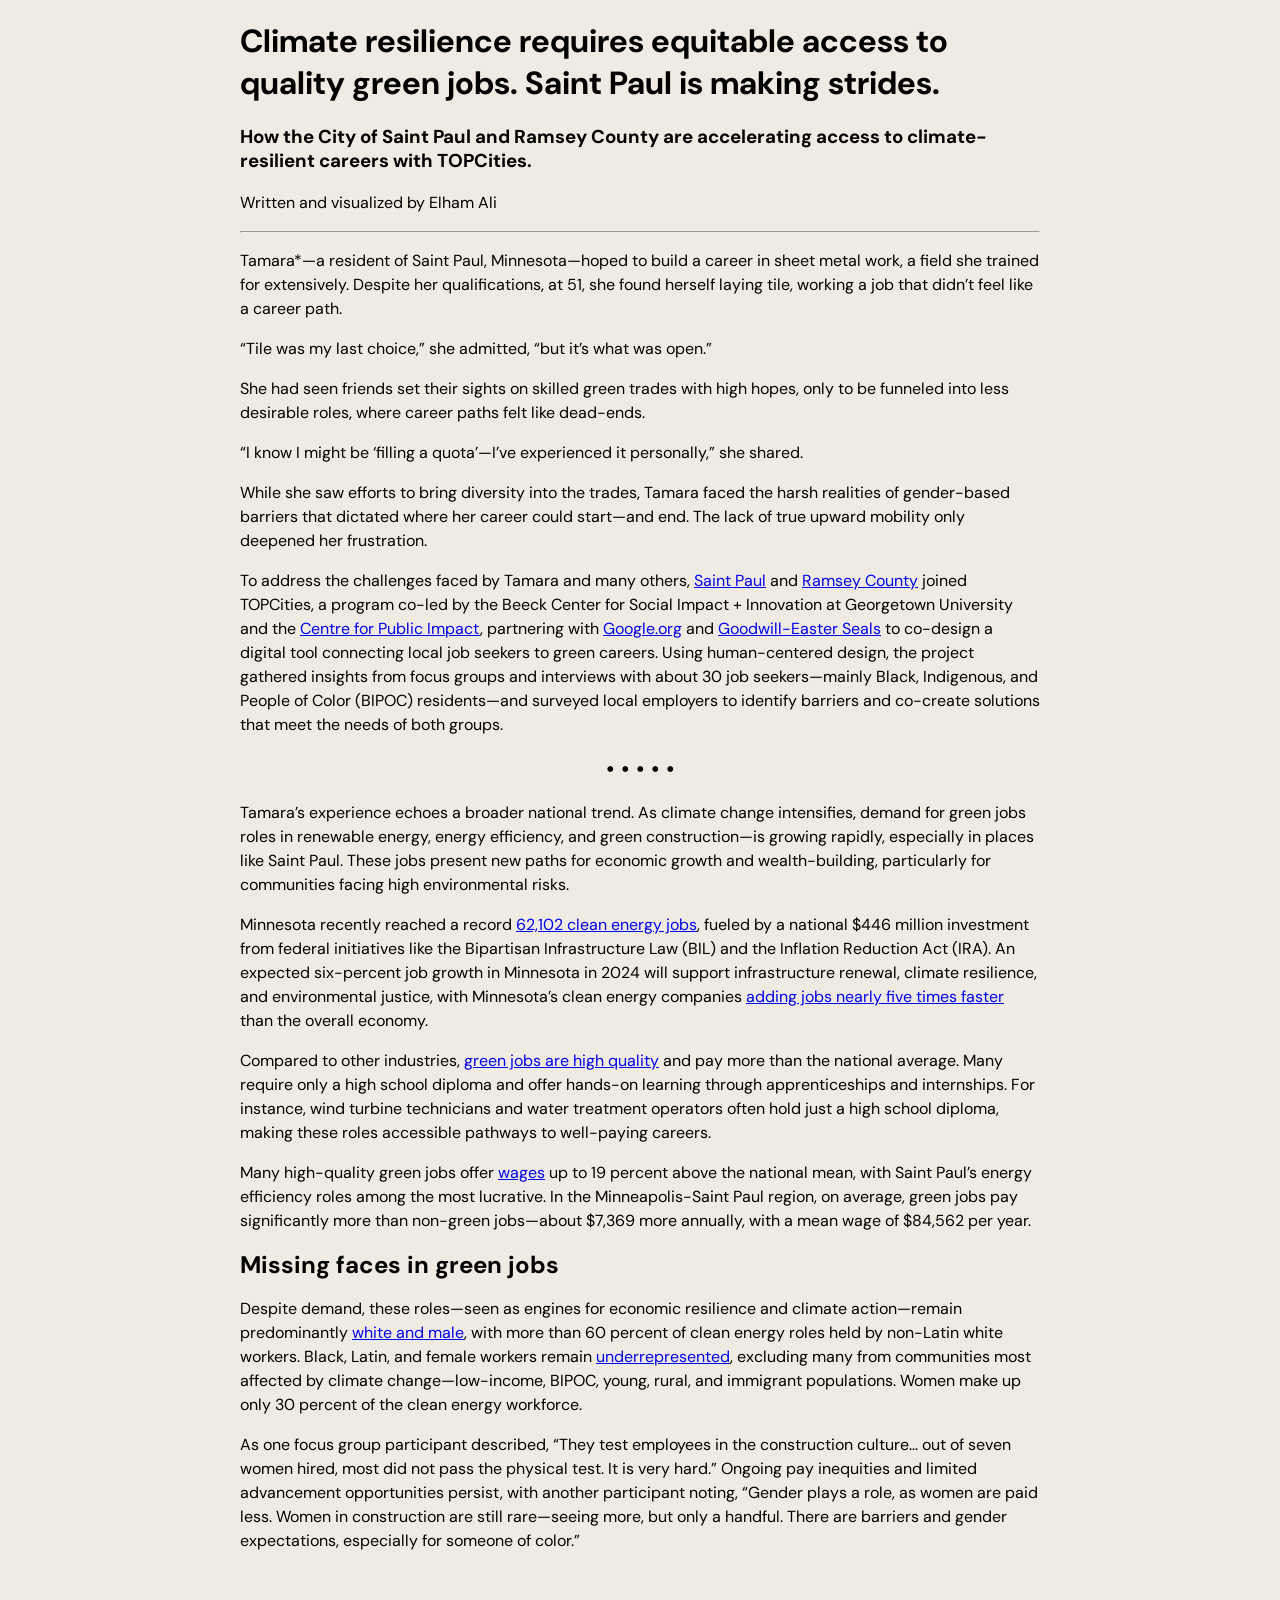
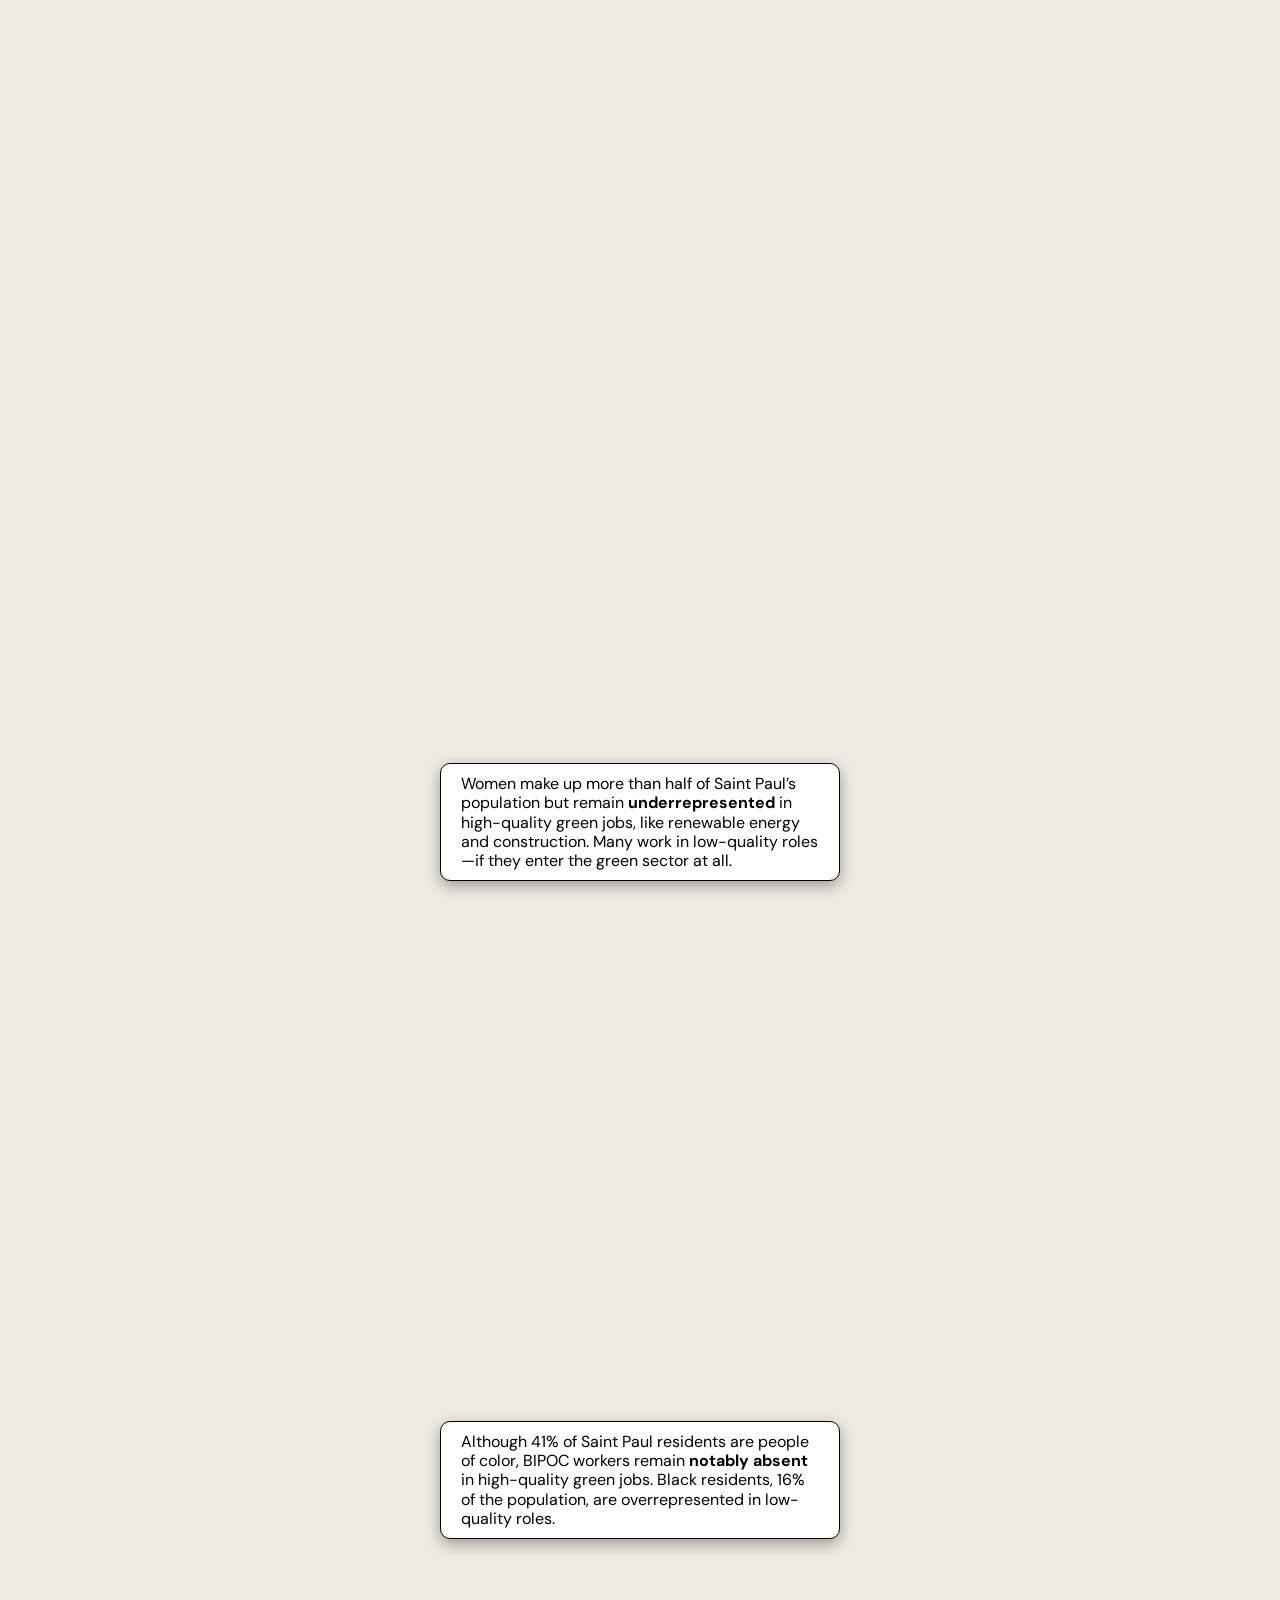
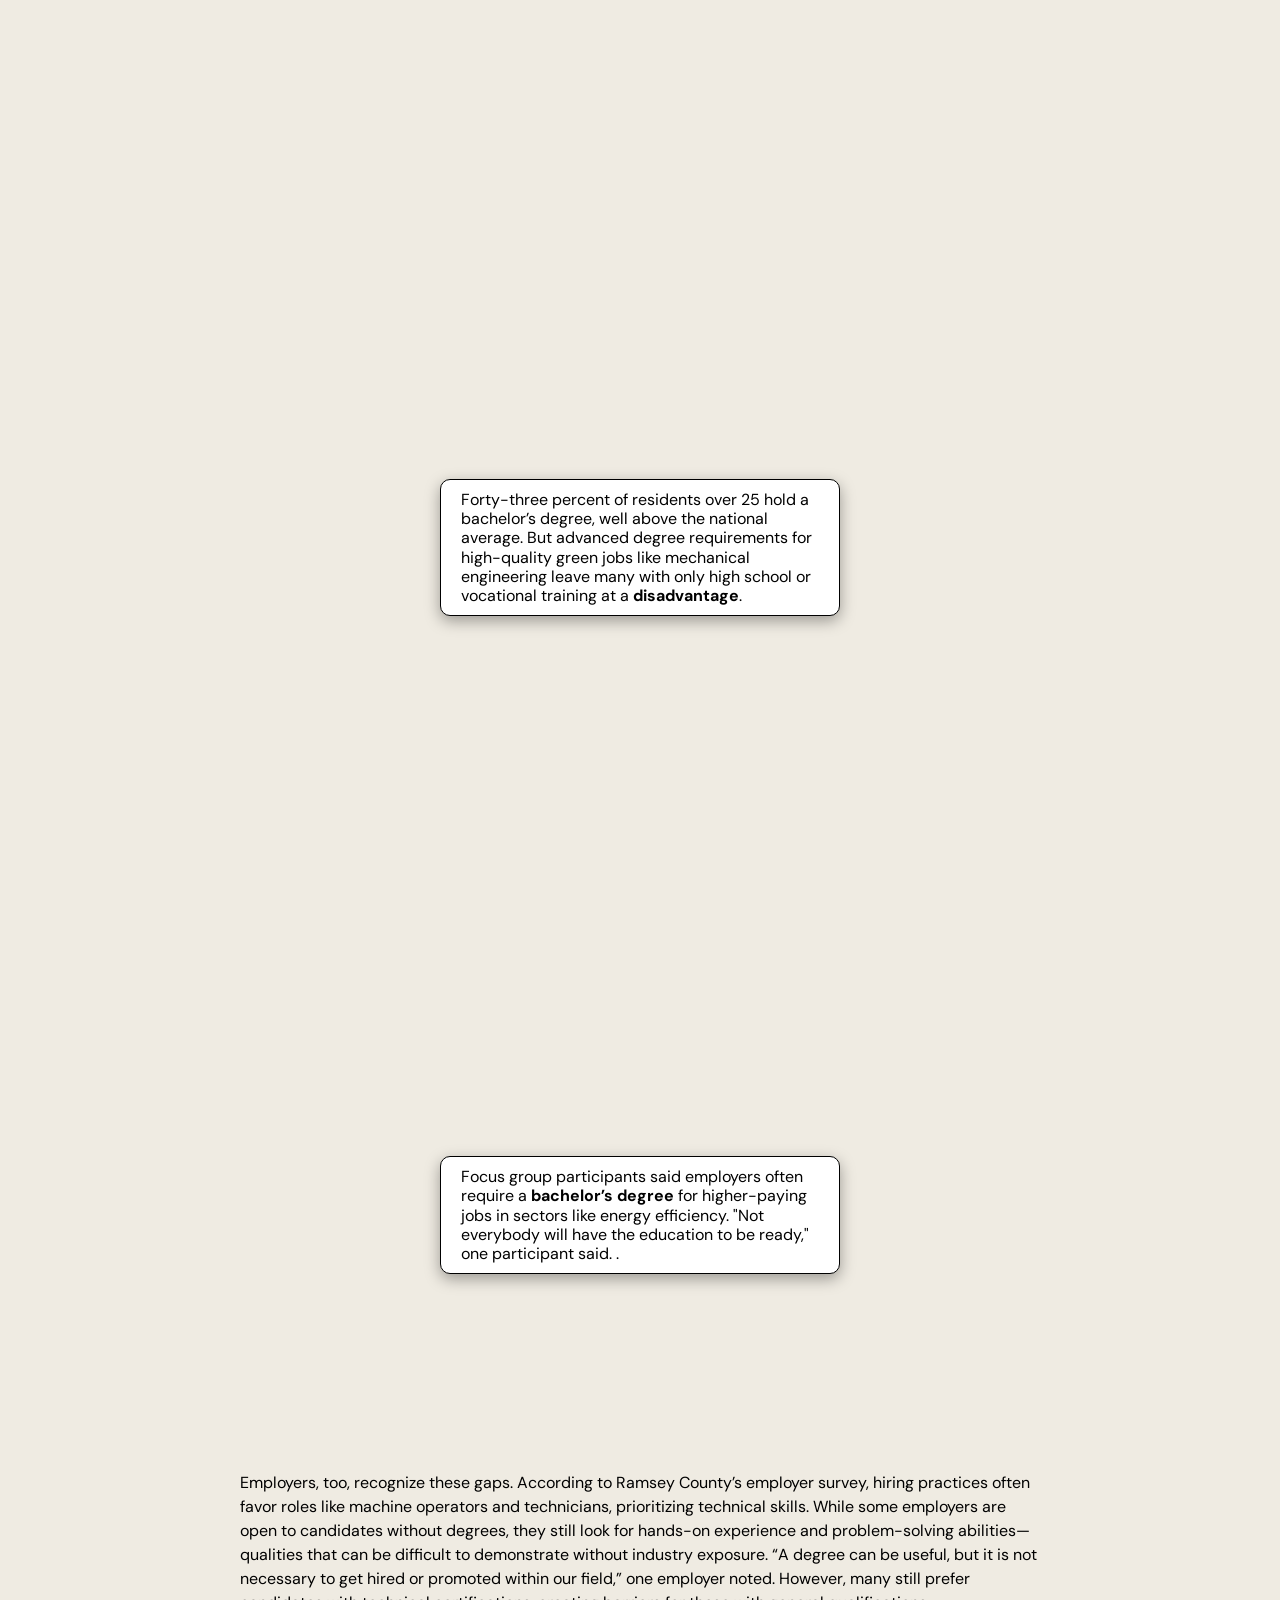
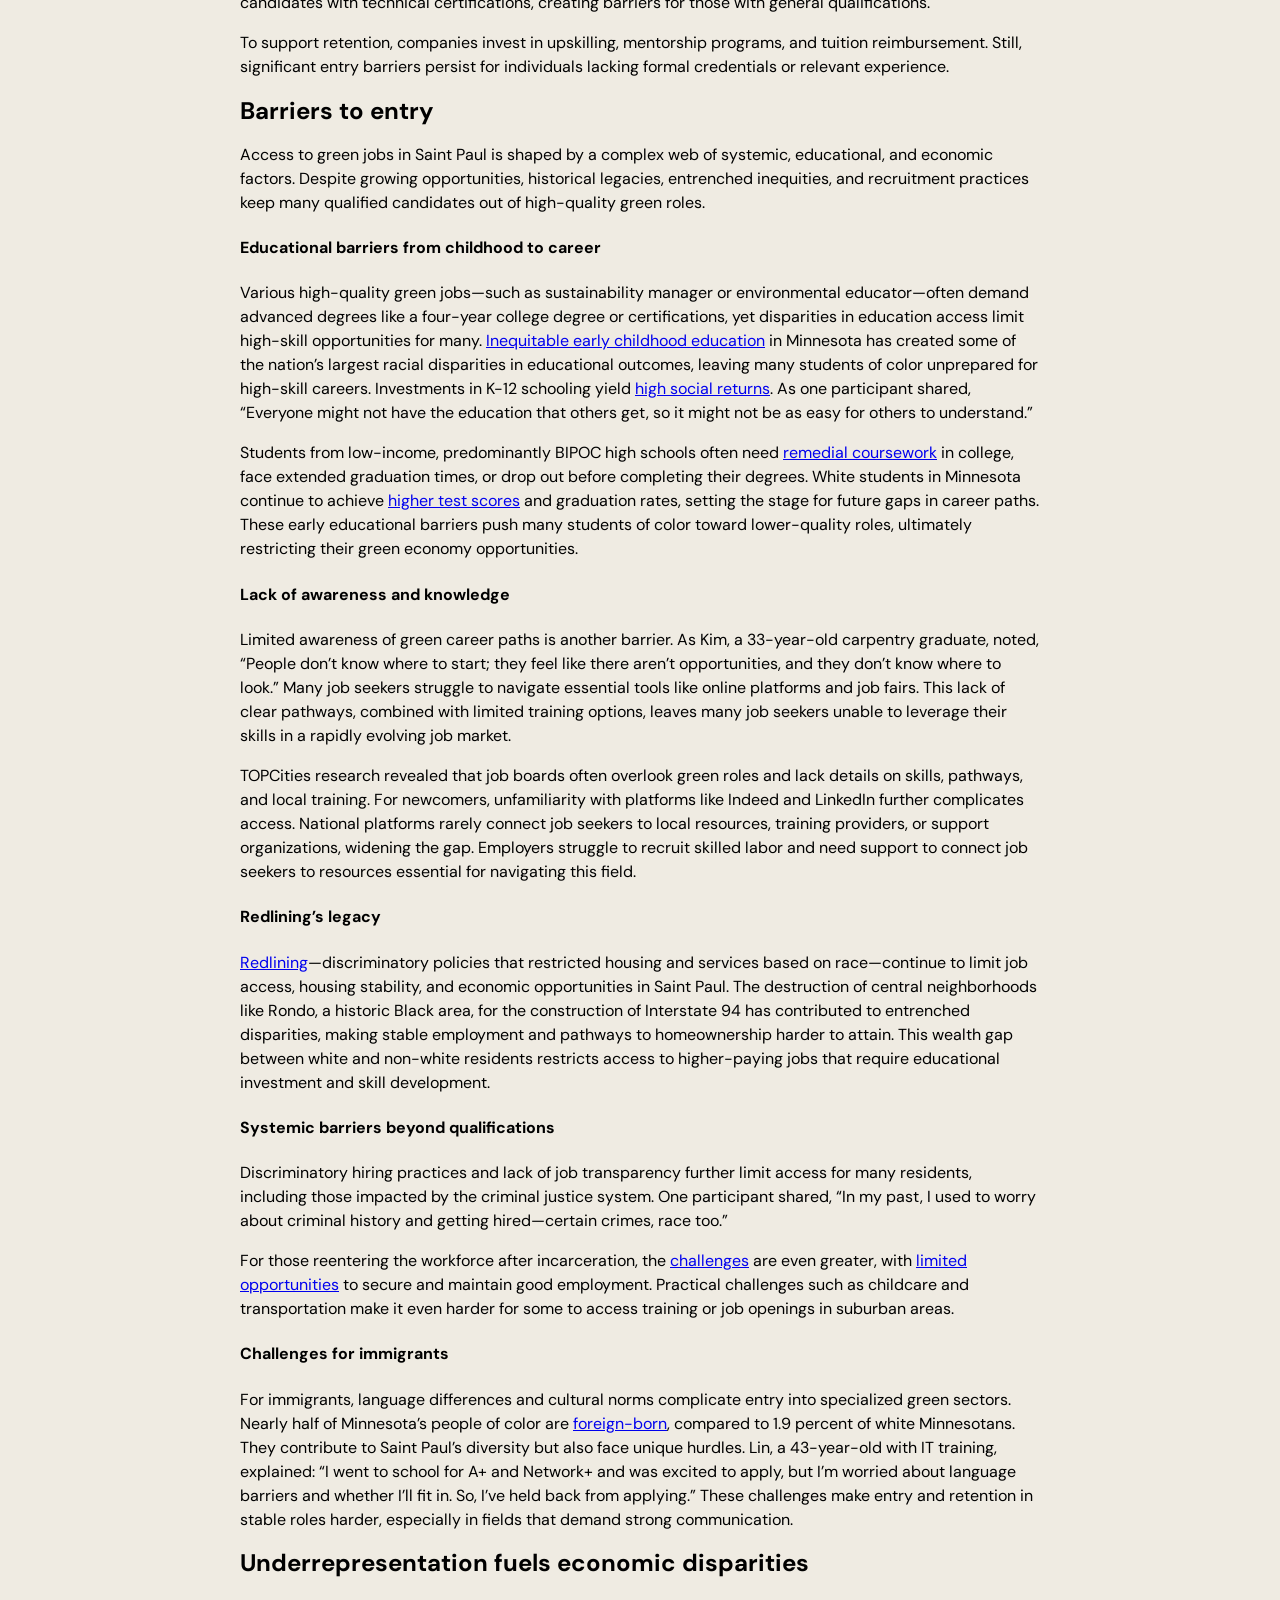
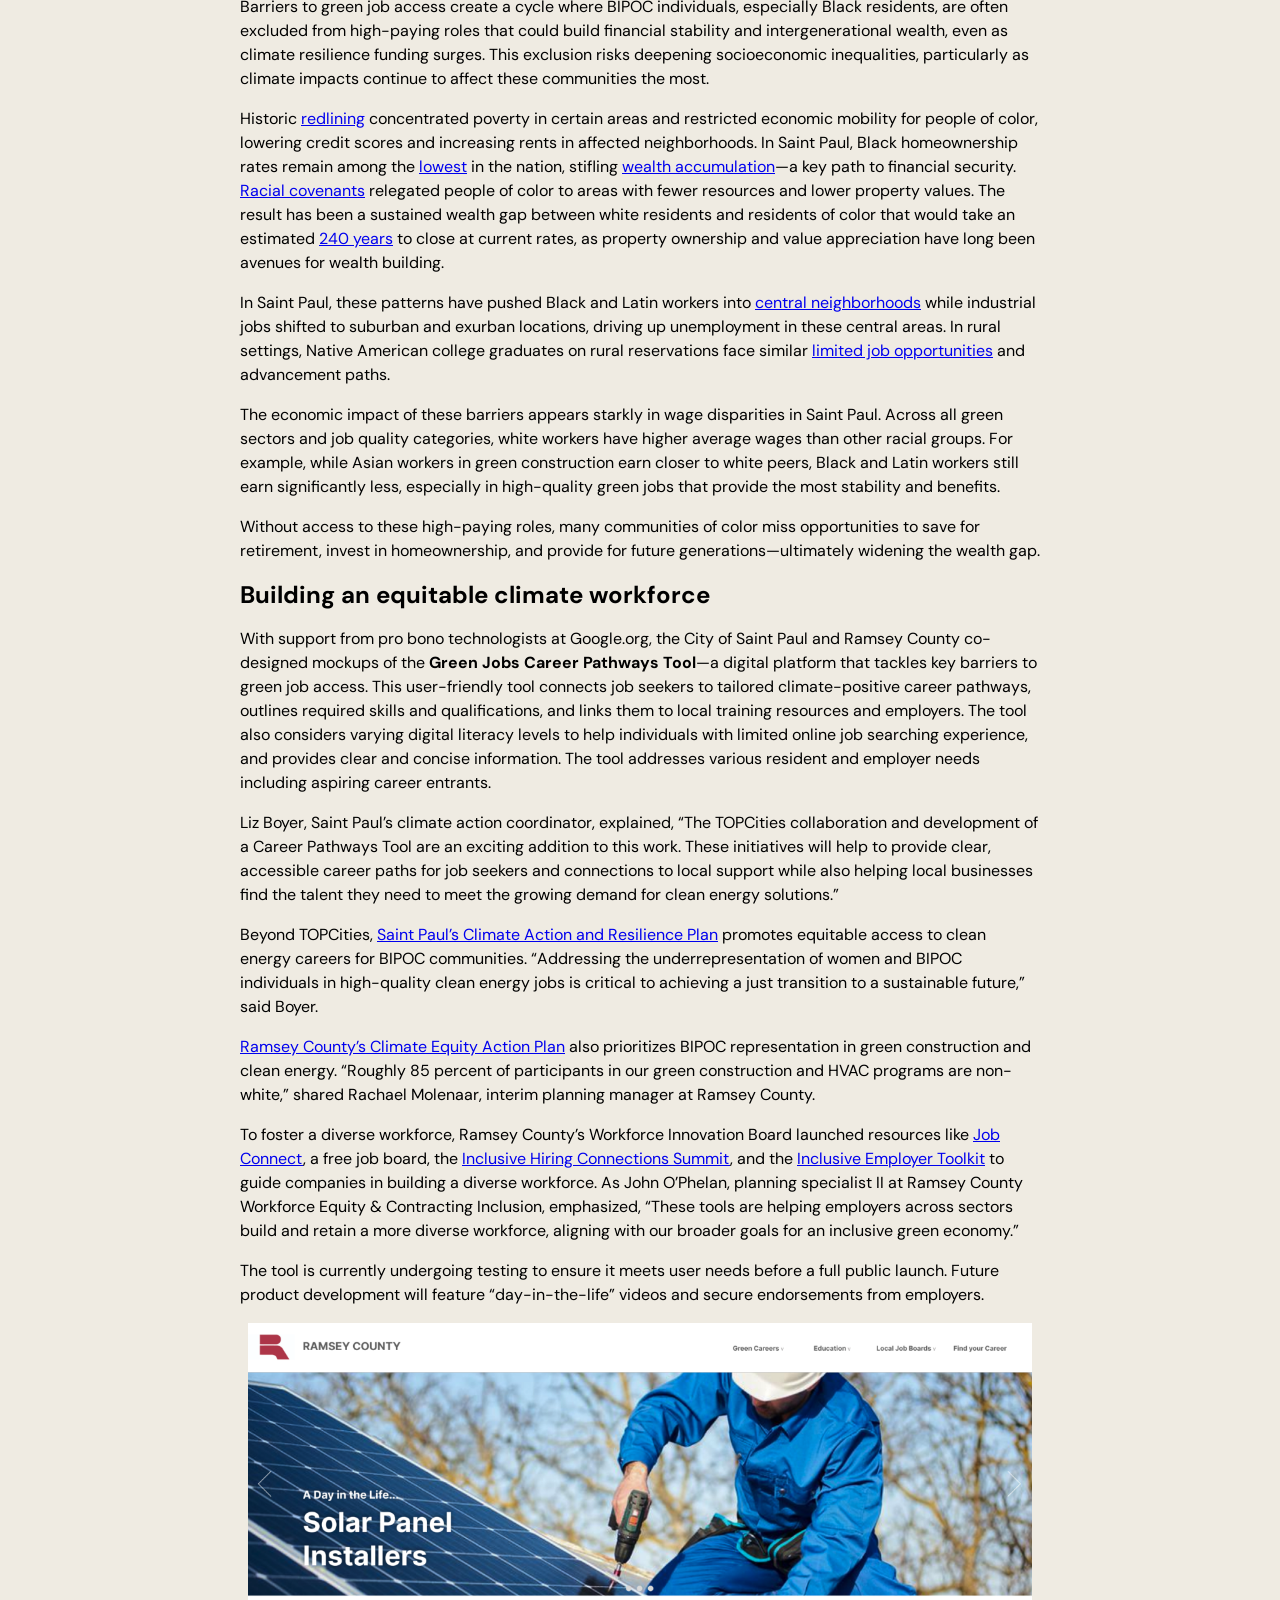
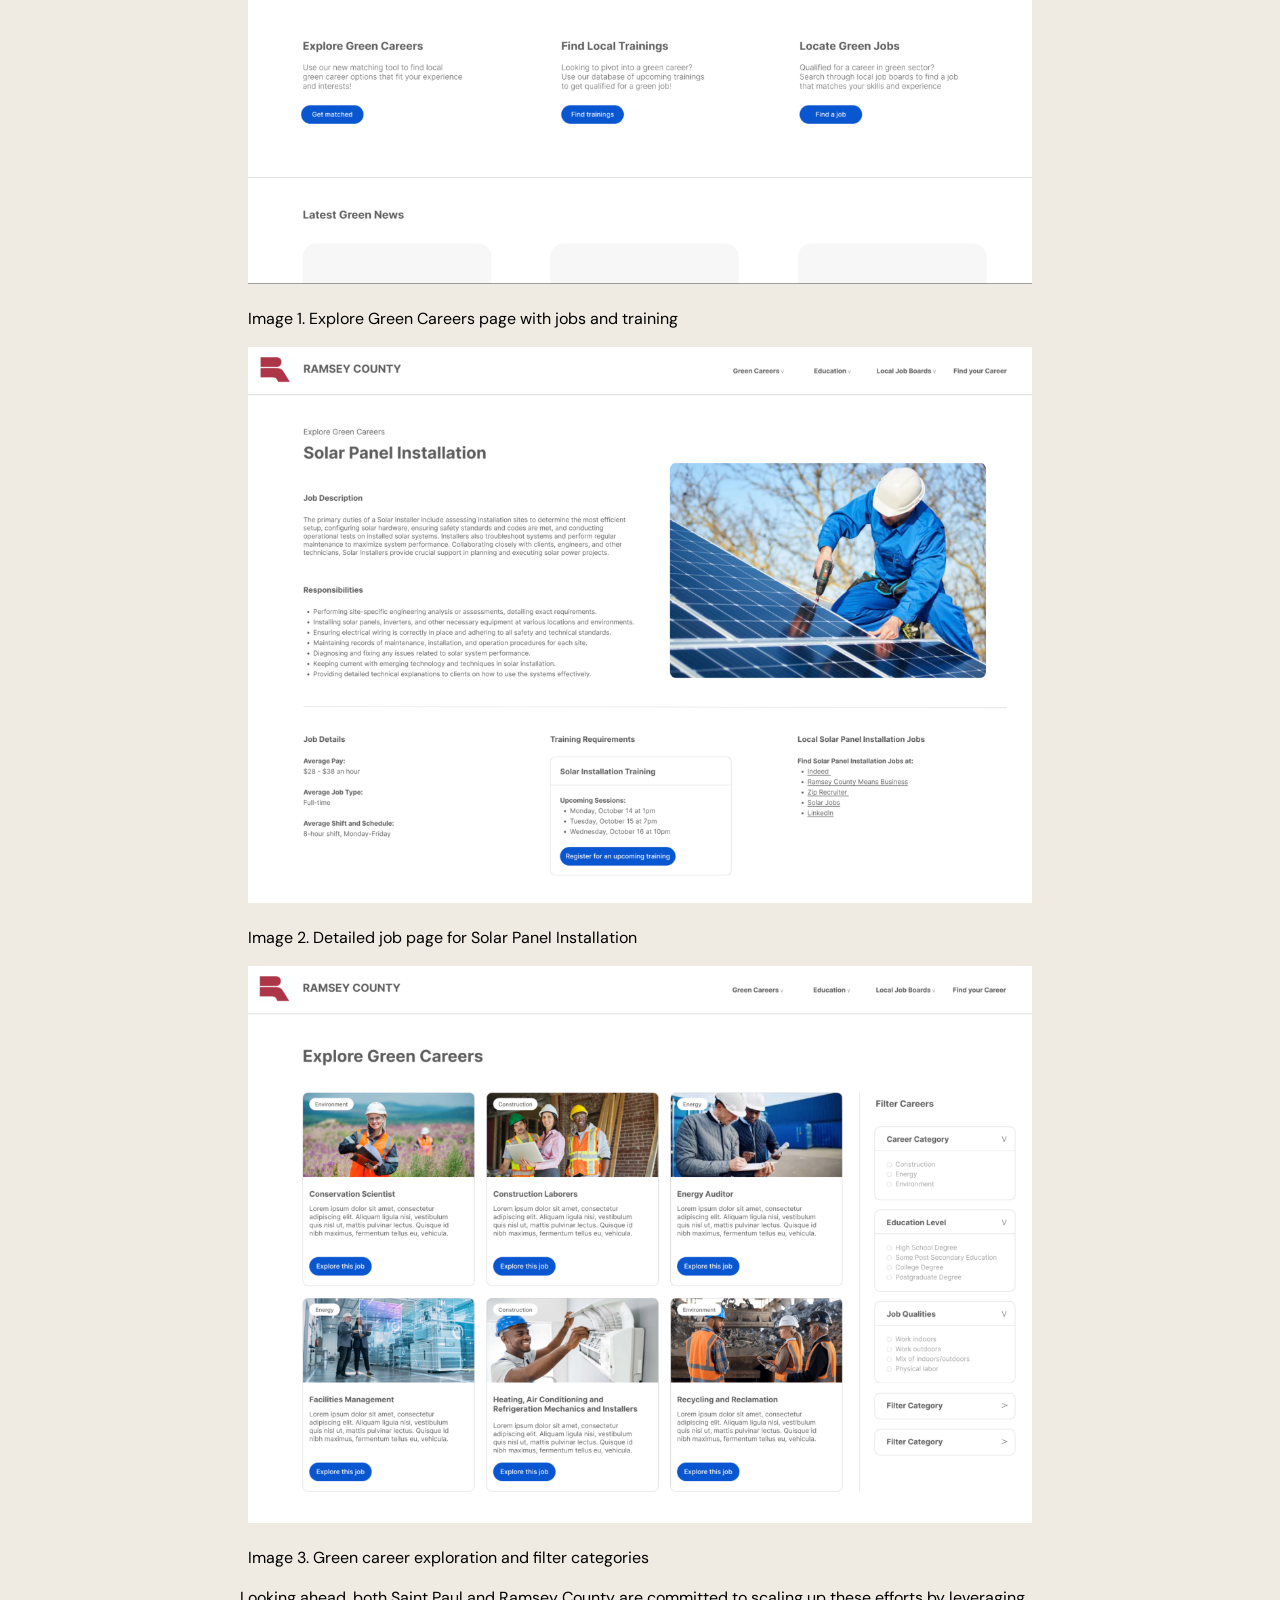
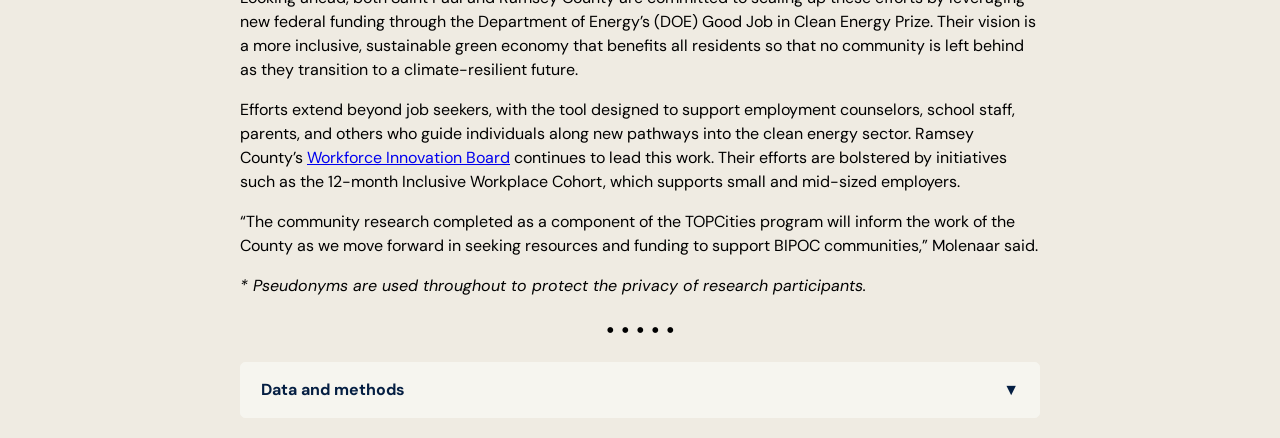
<file: index.html>
<!doctype html>
<html>
	<head>
		<meta charset="utf-8">
		<meta name="viewport" content="width=device-width, initial-scale=1">
		<title>TOPC Saint Paul Data Story</title>

    <!-- Typeface: DM Sans (headings + body) -->
    	<link href="https://fonts.googleapis.com/css2?family=DM+Sans:ital,wght@0,400;0,700;1,400&display=swap" rel="stylesheet">

		<style type="text/css">
      /* Base layout + typography */
			* { box-sizing: border-box; }
			body { margin: 0; background: #efebe2; color: #000000; font-family: 'DM Sans', serif; }
			#wrapper { width: 800px; max-width: 98%; margin: auto; line-height: 1.5em; }
			
			h1 {
				font-size: 2em;
				line-height: 1.3;
				margin-bottom: 20px;
			}
			
      /* Accordion: container and parts */
			.accordion-container {
				border: 1px solid #f6f5ef;
				background-color: #f6f5ef;
				border-radius: 5px;
				margin: 20px 0;
			}
		
			.accordion-header {
				padding: 15px 20px;
				cursor: pointer;
				display: flex;
				align-items: center;
				justify-content: space-between;
				font-size: 1em;
				font-weight: bold;
				color: #041e42; /* Updated color */
			}
		
			.accordion-header:hover {
				background-color: #f0efeb;
			}
		
			.accordion-arrow {
				transition: transform 0.3s ease;
				color: #041e42; /* Updated color */
			}
		
			.accordion-arrow.open {
				transform: rotate(180deg);
			}
		
			.panel {
				padding: 15px 20px;
				background-color: #ffffff;
				display: none;
				border-top: 1px solid #f6f5ef;
				font-size: 0.9em;
				color: #333;
			}
		
			.panel p, .panel ul {
				font-size: 0.8em;
				color: #333;
			}
		</style>
		
		<!-- Scrollytelling card styles (separate file) -->
    <link rel="stylesheet" href="scrolly-boxes.css">
	</head>
	
	<body>
		<div id="wrapper">
			<h1>Climate resilience requires equitable access to quality green jobs. Saint Paul is making strides.</h1>
			<h3>How the City of Saint Paul and Ramsey County are accelerating access to climate-resilient careers with TOPCities.</h3>
			<p>Written and visualized by Elham Ali</p>

			<hr>

			<!-- Lead Section -->
			<p>Tamara*—a resident of Saint Paul, Minnesota—hoped to build a career in sheet metal work, a field she trained for extensively. Despite her qualifications, at 51, she found herself laying tile, working a job that didn’t feel like a career path.</p>
			<p>“Tile was my last choice,” she admitted, “but it’s what was open.”</p>
			<p>She had seen friends set their sights on skilled green trades with high hopes, only to be funneled into less desirable roles, where career paths felt like dead-ends.</p>
			<p>“I know I might be ‘filling a quota’—I’ve experienced it personally,” she shared.</p>
			<p>While she saw efforts to bring diversity into the trades, Tamara faced the harsh realities of gender-based barriers that dictated where her career could start—and end. The lack of true upward mobility only deepened her frustration.</p>
			<p>To address the challenges faced by Tamara and many others, <a href="https://www.stpaul.gov/" target="_blank" rel="noopener">Saint Paul</a> and <a href="https://www.ramseycounty.us/" target="_blank" rel="noopener">Ramsey County</a> joined TOPCities, a program co-led by the Beeck Center for Social Impact + Innovation at Georgetown University and the <a href="https://centreforpublicimpact.org/" target="_blank" rel="noopener">Centre for Public Impact</a>, partnering with <a href="http://Google.org" target="_blank" rel="noopener">Google.org</a> and <a href="https://www.goodwilleasterseals.org/" target="_blank" rel="noopener">Goodwill-Easter Seals</a> to co-design a digital tool connecting local job seekers to green careers. Using human-centered design, the project gathered insights from focus groups and interviews with about 30 job seekers—mainly Black, Indigenous, and People of Color (BIPOC) residents—and surveyed local employers to identify barriers and co-create solutions that meet the needs of both groups.</p>
			
			<div style="text-align: center; font-size: 1.5em; margin: 20px 0;">
				&#8226; &#8226; &#8226; &#8226; &#8226;
			</div>

			<!-- Context + Issue Section -->
			<p>Tamara’s experience echoes a broader national trend. As climate change intensifies, demand for green jobs roles in renewable energy, energy efficiency, and green construction—is growing rapidly, especially in places like Saint Paul. These jobs present new paths for economic growth and wealth-building, particularly for communities facing high environmental risks.</p>

			<div class="flourish-embed" data-src="story/2639945">
				<script src="https://public.flourish.studio/resources/embed.js"></script>
				<noscript><img src="https://public.flourish.studio/story/2639945/thumbnail" width="100%" alt="Quality of green jobs visualization" /></noscript>
			</div>
			
			<p>Minnesota recently reached a record <a href="https://www.cleanenergyeconomymn.org/clean-jobs-midwest-2024" target="_blank" rel="noopener">62,102 clean energy jobs</a>, fueled by a national $446 million investment from federal initiatives like the Bipartisan Infrastructure Law (BIL) and the Inflation Reduction Act (IRA). An expected six-percent job growth in Minnesota in 2024 will support infrastructure renewal, climate resilience, and environmental justice, with Minnesota’s clean energy companies <a href="https://www.cleanenergyeconomymn.org/clean-jobs-midwest-2024" target="_blank" rel="noopener">adding jobs nearly five times faster</a> than the overall economy.</p>
			<p>Compared to other industries, <a href="https://www.brookings.edu/wp-content/uploads/2019/04/2019.04_metro_Clean-Energy-Jobs_Report_Muro-Tomer-Shivaran-Kane_updated.pdf" target="_blank" rel="noopener">green jobs are high quality</a> and pay more than the national average. Many require only a high school diploma and offer hands-on learning through apprenticeships and internships. For instance, wind turbine technicians and water treatment operators often hold just a high school diploma, making these roles accessible pathways to well-paying careers.</p>
			<p>Many high-quality green jobs offer <a href="https://www.brookings.edu/articles/why-green-jobs-plans-matter-and-where-u-s-cities-stand-in-implementing-them/" target="_blank" rel="noopener">wages</a> up to 19 percent above the national mean, with Saint Paul’s energy efficiency roles among the most lucrative. In the Minneapolis-Saint Paul region, on average, green jobs pay significantly more than non-green jobs—about $7,369 more annually, with a mean wage of $84,562 per year.</p>
			
			<div class="flourish-embed flourish-chart" data-src="visualisation/19675971">
				<script src="https://public.flourish.studio/resources/embed.js"></script>
				<noscript><img src="https://public.flourish.studio/visualisation/19675971/thumbnail" width="100%" alt="Wages in Minneapolis-St. Paul metro region vs nationally" /></noscript>
			</div>
						
			<!-- Missing Faces in Green Jobs Section -->
			<h2>Missing faces in green jobs</h2>

			<p>Despite demand, these roles—seen as engines for economic resilience and climate action—remain predominantly <a href="https://www.jff.org/promoting-equity-and-opportunity-green-careers/" target="_blank" rel="noopener">white and male</a>, with more than 60 percent of clean energy roles held by non-Latin white workers. Black, Latin, and female workers remain <a href="https://e2.org/wp-content/uploads/2021/09/E2-ASE-AABE-EEFA-BOSS-Diversity-Report-2021.pdf" target="_blank" rel="noopener">underrepresented</a>, excluding many from communities most affected by climate change—low-income, BIPOC, young, rural, and immigrant populations. Women make up only 30 percent of the clean energy workforce.</p>
			<p>As one focus group participant described, “They test employees in the construction culture… out of seven women hired, most did not pass the physical test. It is very hard.” Ongoing pay inequities and limited advancement opportunities persist, with another participant noting, “Gender plays a role, as women are paid less. Women in construction are still rare—seeing more, but only a handful. There are barriers and gender expectations, especially for someone of color.”</p>

						<!-- Start of Scrollytelling section -->
						<div class="figure-container">
							<figure>
								<div id="green-jobs-story" class="flourish-embed" data-height="80vh" data-src="story/2682595">
									<script src="https://public.flourish.studio/resources/embed.js"></script>
								</div>
							</figure>
						</div>			

						<!-- Gender -->
						<p>Women make up more than half of Saint Paul’s population but remain <a href="#story/2682595/slide-1">underrepresented</a> in high-quality green jobs, like renewable energy and construction. Many work in low-quality roles—if they enter the green sector at all.</p>						<!-- Race -->
						<!-- Race -->
						<p>Although 41% of Saint Paul residents are people of color, BIPOC workers remain <a href="#story/2682595/slide-2">notably absent</a> in high-quality green jobs. Black residents, 16% of the population, are overrepresented in low-quality roles.</p>
						<!-- Education -->
						<p>Forty-three percent of residents over 25 hold a bachelor’s degree, well above the national average. But advanced degree requirements for high-quality green jobs like mechanical engineering leave many with only high school or vocational training at a <a href="#story/2682595/slide-3">disadvantage</a>.</p>
						<p>Focus group participants said employers often require a <a href="#story/2682595/slide-3">bachelor’s degree</a> for higher-paying jobs in sectors like energy efficiency. "Not everybody will have the education to be ready," one participant said. .</p>
			
						<!-- End of Scrollytelling section -->

			<p>Employers, too, recognize these gaps. According to Ramsey County’s employer survey, hiring practices often favor roles like machine operators and technicians, prioritizing technical skills. While some employers are open to candidates without degrees, they still look for hands-on experience and problem-solving abilities—qualities that can be difficult to demonstrate without industry exposure. “A degree can be useful, but it is not necessary to get hired or promoted within our field,” one employer noted. However, many still prefer candidates with technical certifications, creating barriers for those with general qualifications.</p>
			<p>To support retention, companies invest in upskilling, mentorship programs, and tuition reimbursement. Still, significant entry barriers persist for individuals lacking formal credentials or relevant experience.</p>
			
			<!-- Barriers to Entry Section -->
			<h2>Barriers to entry</h2>
			<p>Access to green jobs in Saint Paul is shaped by a complex web of systemic, educational, and economic factors. Despite growing opportunities, historical legacies, entrenched inequities, and recruitment practices keep many qualified candidates out of high-quality green roles.</p>

			<h4>Educational barriers from childhood to career</h4>
			<p>Various high-quality green jobs—such as sustainability manager or environmental educator—often demand advanced degrees like a four-year college degree or certifications, yet disparities in education access limit high-skill opportunities for many. <a href="https://childrensdefense.org/cdf-in-the-states/minnesota/" target="_blank" rel="noopener">Inequitable early childhood education</a> in Minnesota has created some of the nation’s largest racial disparities in educational outcomes, leaving many students of color unprepared for high-skill careers. Investments in K-12 schooling yield <a href="https://www.cdf-mn.org/wp-content/uploads/sites/5/2018/07/evaluating-early-childhood.pdf" target="_blank" rel="noopener">high social returns</a>. As one participant shared, “Everyone might not have the education that others get, so it might not be as easy for others to understand.”</p>
			<p>Students from low-income, predominantly BIPOC high schools often need <a href="https://mn.gov/deed/newscenter/publications/trends/march-2018/college-value.jsp" target="_blank" rel="noopener">remedial coursework</a> in college, face extended graduation times, or drop out before completing their degrees. White students in Minnesota continue to achieve <a href="https://www.minneapolisfed.org/article/2003/early-childhood-development-economic-development-with-a-high-public-return" target="_blank" rel="noopener">higher test scores</a> and graduation rates, setting the stage for future gaps in career paths. These early educational barriers push many students of color toward lower-quality roles, ultimately restricting their green economy opportunities.</p>
			
			<h4>Lack of awareness and knowledge</h4>
			<p>Limited awareness of green career paths is another barrier. As Kim, a 33-year-old carpentry graduate, noted, “People don’t know where to start; they feel like there aren’t opportunities, and they don’t know where to look.” Many job seekers struggle to navigate essential tools like online platforms and job fairs. This lack of clear pathways, combined with limited training options, leaves many job seekers unable to leverage their skills in a rapidly evolving job market.</p>
			<p>TOPCities research revealed that job boards often overlook green roles and lack details on skills, pathways, and local training. For newcomers, unfamiliarity with platforms like Indeed and LinkedIn further complicates access. National platforms rarely connect job seekers to local resources, training providers, or support organizations, widening the gap. Employers struggle to recruit skilled labor and need support to connect job seekers to resources essential for navigating this field.</p>
			
			<h4>Redlining’s legacy</h4>
			<p><a href="https://interfaithaction.org/wp-content/uploads/2019/10/Redlining.pdf" target="_blank" rel="noopener">Redlining</a>—discriminatory policies that restricted housing and services based on race—continue to limit job access, housing stability, and economic opportunities in Saint Paul. The destruction of central neighborhoods like Rondo, a historic Black area, for the construction of Interstate 94 has contributed to entrenched disparities, making stable employment and pathways to homeownership harder to attain. This wealth gap between white and non-white residents restricts access to higher-paying jobs that require educational investment and skill development.</p>
			
			<h4>Systemic barriers beyond qualifications</h4>
			<p>Discriminatory hiring practices and lack of job transparency further limit access for many residents, including those impacted by the criminal justice system. One participant shared, “In my past, I used to worry about criminal history and getting hired—certain crimes, race too.”</p>
			<p>For those reentering the workforce after incarceration, the <a href="https://justicelab.columbia.edu/sites/default/files/content/laborinequity.pdf" target="_blank" rel="noopener">challenges</a> are even greater, with <a href="https://www.irp.wisc.edu/publications/focus/pdfs/foc252d.pdf" target="_blank" rel="noopener">limited opportunities</a> to secure and maintain good employment. Practical challenges such as childcare and transportation make it even harder for some to access training or job openings in suburban areas.</p>
			
			<h4>Challenges for immigrants</h4>
			<p>For immigrants, language differences and cultural norms complicate entry into specialized green sectors. Nearly half of Minnesota’s people of color are <a href="https://sahanjournal.com/opinion/immigrants-built-minnesotas-economy-and-culture-they-still-do/" target="_blank" rel="noopener">foreign-born</a>, compared to 1.9 percent of white Minnesotans. They contribute to Saint Paul’s diversity but also face unique hurdles. Lin, a 43-year-old with IT training, explained: “I went to school for A+ and Network+ and was excited to apply, but I’m worried about language barriers and whether I’ll fit in. So, I’ve held back from applying.” These challenges make entry and retention in stable roles harder, especially in fields that demand strong communication.</p>
			
			<!-- Underrepresentation Fuels Economic Disparities Section -->
			<h2>Underrepresentation fuels economic disparities</h2>
			<p>Barriers to green job access create a cycle where BIPOC individuals, especially Black residents, are often excluded from high-paying roles that could build financial stability and intergenerational wealth, even as climate resilience funding surges. This exclusion risks deepening socioeconomic inequalities, particularly as climate impacts continue to affect these communities the most.</p>
			<p>Historic <a href="https://conservancy.umn.edu/items/b799f55d-8180-463b-903a-fe0d03e1f321" target="_blank" rel="noopener">redlining</a> concentrated poverty in certain areas and restricted economic mobility for people of color, lowering credit scores and increasing rents in affected neighborhoods. In Saint Paul, Black homeownership rates remain among the <a href="https://www.mprnews.org/story/2018/12/20/research-lab-black-homeownership" target="_blank" rel="noopener">lowest</a> in the nation, stifling <a href="https://repository.arizona.edu/handle/10150/667150" target="_blank" rel="noopener">wealth accumulation</a>—a key path to financial security. <a href="https://www.tpt.org/history-systemic-racism-minnesota/?gad_source=1&gclid=Cj0KCQjwj4K5BhDYARIsAD1Ly2o0BwjmIU2iW457HjDVWTCP-Wv4tY0setZaO1t4bJCI-aqOUboKfdIaAgTFEALw_wcB" target="_blank" rel="noopener">Racial covenants</a> relegated people of color to areas with fewer resources and lower property values. The result has been a sustained wealth gap between white residents and residents of color that would take an estimated <a href="https://interfaithaction.org/wp-content/uploads/2019/10/Redlining.pdf" target="_blank" rel="noopener">240 years</a> to close at current rates, as property ownership and value appreciation have long been avenues for wealth building.</p>
			<p>In Saint Paul, these patterns have pushed Black and Latin workers into <a href="https://www.issuelab.org/resources/29549/29549.pdf" target="_blank" rel="noopener">central neighborhoods</a> while industrial jobs shifted to suburban and exurban locations, driving up unemployment in these central areas. In rural settings, Native American college graduates on rural reservations face similar <a href="https://mn.gov/deed/newscenter/publications/review/august-2018/am-indian-students-labor-market.jsp" target="_blank" rel="noopener">limited job opportunities</a> and advancement paths.</p>
			<p>The economic impact of these barriers appears starkly in wage disparities in Saint Paul. Across all green sectors and job quality categories, white workers have higher average wages than other racial groups. For example, while Asian workers in green construction earn closer to white peers, Black and Latin workers still earn significantly less, especially in high-quality green jobs that provide the most stability and benefits.</p>

			<div class="flourish-embed flourish-chart" data-src="visualisation/19772778">
				<script src="https://public.flourish.studio/resources/embed.js"></script>
				<noscript><img src="https://public.flourish.studio/visualisation/19772778/thumbnail" width="100%" alt="Wages in green sectors by race in Saint Paul" /></noscript>
			</div>
					
			<p>Without access to these high-paying roles, many communities of color miss opportunities to save for retirement, invest in homeownership, and provide for future generations—ultimately widening the wealth gap.</p>

			<!-- Building an Equitable Climate Workforce Section -->
			<h2>Building an equitable climate workforce</h2>
			<p>With support from pro bono technologists at Google.org, the City of Saint Paul and Ramsey County co-designed mockups of the <strong>Green Jobs Career Pathways Tool</strong>—a digital platform that tackles key barriers to green job access. This user-friendly tool connects job seekers to tailored climate-positive career pathways, outlines required skills and qualifications, and links them to local training resources and employers. The tool also considers varying digital literacy levels to help individuals with limited online job searching experience, and provides clear and concise information. The tool addresses various resident and employer needs including aspiring career entrants.</p>

			<div class="flourish-embed flourish-chart" data-src="visualisation/19676201">
				<script src="https://public.flourish.studio/resources/embed.js"></script>
				<noscript><img src="https://public.flourish.studio/visualisation/19676201/thumbnail" width="100%" alt="Personas from Saint Paul user research visualization" /></noscript>
			</div>
			
			<p>Liz Boyer, Saint Paul’s climate action coordinator, explained, “The TOPCities collaboration and development of a Career Pathways Tool are an exciting addition to this work. These initiatives will help to provide clear, accessible career paths for job seekers and connections to local support while also helping local businesses find the talent they need to meet the growing demand for clean energy solutions.”</p>
			
			<p>Beyond TOPCities, <a href="https://www.stpaul.gov/departments/mayors-office/climate-action-planning/climate-action-resilience-plan" target="_blank" rel="noopener">Saint Paul’s Climate Action and Resilience Plan</a> promotes equitable access to clean energy careers for BIPOC communities. “Addressing the underrepresentation of women and BIPOC individuals in high-quality clean energy jobs is critical to achieving a just transition to a sustainable future,” said Boyer.</p>
			
			<p><a href="https://www.ramseycounty.us/climate-action/climate-equity-action-plan#:~:text=Ramsey%20County's%20Climate%20Equity%20Action,projected%20impacts%20of%20climate%20change." target="_blank" rel="noopener">Ramsey County’s Climate Equity Action Plan</a> also prioritizes BIPOC representation in green construction and clean energy. “Roughly 85 percent of participants in our green construction and HVAC programs are non-white,” shared Rachael Molenaar, interim planning manager at Ramsey County.</p>
			
			<p>To foster a diverse workforce, Ramsey County’s Workforce Innovation Board launched resources like <a href="https://www.ramseycountymeansbusiness.com/workforce/jobconnect/" target="_blank" rel="noopener">Job Connect</a>, a free job board, the <a href="https://www.ramseycounty.us/content/ramsey-county-inclusive-hiring-connections-summit" target="_blank" rel="noopener">Inclusive Hiring Connections Summit</a>, and the <a href="https://www.ramseycountymeansbusiness.com/workforce/inclusive-employer-toolkit/" target="_blank" rel="noopener">Inclusive Employer Toolkit</a> to guide companies in building a diverse workforce. As John O’Phelan, planning specialist II at Ramsey County Workforce Equity & Contracting Inclusion, emphasized, “These tools are helping employers across sectors build and retain a more diverse workforce, aligning with our broader goals for an inclusive green economy.”</p>
			
			<p>The tool is currently undergoing testing to ensure it meets user needs before a full public launch. Future product development will feature “day-in-the-life” videos and secure endorsements from employers.</p>
			
			<div id="wrapper">
				<!-- Image 1 -->
				<img src="images/st-paul-1.png" alt="Explore Green Careers page with job cards" width="100%" class="mb-5 py-2">
				<p class="text-caption">Image 1. Explore Green Careers page with jobs and training</p>
				
				<!-- Image 2 -->
				<img src="images/st-paul-2.png" alt="Detailed job page for Solar Panel Installation" width="100%" class="mb-5 py-2">
				<p class="text-caption">Image 2. Detailed job page for Solar Panel Installation</p>
				
				<!-- Image 3 -->
				<img src="images/st-paul-3.png" alt="Home page with career exploration sections" width="100%" class="mb-5 py-2">
				<p class="text-caption">Image 3. Green career exploration and filter categories</p>
			</div>
						
			<p>Looking ahead, both Saint Paul and Ramsey County are committed to scaling up these efforts by leveraging new federal funding through the Department of Energy’s (DOE) Good Job in Clean Energy Prize. Their vision is a more inclusive, sustainable green economy that benefits all residents so that no community is left behind as they transition to a climate-resilient future.</p>
			<p>Efforts extend beyond job seekers, with the tool designed to support employment counselors, school staff, parents, and others who guide individuals along new pathways into the clean energy sector. Ramsey County’s <a href="https://www.ramseycounty.us/your-government/leadership/advisory-boards-committees/workforce-innovation-board-ramsey-county" target="_blank" rel="noopener">Workforce Innovation Board</a> continues to lead this work. Their efforts are bolstered by initiatives such as the 12-month Inclusive Workplace Cohort, which supports small and mid-sized employers.</p>
			<p>“The community research completed as a component of the TOPCities program will inform the work of the County as we move forward in seeking resources and funding to support BIPOC communities,” Molenaar said.</p>
			
			<i> * Pseudonyms are used throughout to protect the privacy of research participants.</i>
						
			<div style="text-align: center; font-size: 1.5em; margin: 20px 0;">
				&#8226; &#8226; &#8226; &#8226; &#8226;
			</div>

			<!-- Data and methods -->
		<!-- Expandable "Methodology and Data" Section -->
			<div class="accordion-container">
				<div class="accordion-header" onclick="toggleAccordion()">
					Data and methods
					<span class="accordion-arrow">&#9660;</span>
				</div>
				<div class="panel">
					<p>You can access the datasets for this story <a href="https://github.com/beeckcenter/climate-equity-workforce" target="_blank">here</a>.</p>
					<p>The Saint Paul analysis was inspired by the <a href="https://www.urban.org/projects/clean-energy-job-access-race-gender" target="_blank">Urban Institute’s approach</a> to examining clean energy job access by race and gender. I adapted that framework to look specifically at who in the City of Saint Paul has access to green jobs and how funding may shape opportunities.</p>
					<p>To do this, I combined several data sources:</p>
					<ul>
						<li><a href="https://beeckcenter.georgetown.edu/projects/topc/" target="_blank"><strong>City of Saint Paul 2024 User Research Sprint:</strong></a> local government, community organizations, residents, and employers involved in The Opportunity Project for Cities (TOPC) program.</li>
						<li><a href="https://www.onetcenter.org/reports/Green.html" target="_blank"><strong>National Center for O*NET Development:</strong></a> to identify green energy, construction, and renewables occupations with growing demand or new skill requirements.</li>
						<li><a href="https://www.bls.gov/news.release/pdf/ocwage.pdf" target="_blank"><strong>2023 Occupational Employment and Wage Survey:</strong></a> provided data on the total employment for these occupations.</li>
						<li><a href="https://www.urban.org/research/publication/job-quality-and-race-and-gender-equity" target="_blank"><strong>Urban Institute’s Job-Quality Scoring Method:</strong></a> to classify occupations using 11 elements of job quality.</li>
						<li><a href="https://www.census.gov/programs-surveys/acs/microdata/access.html" target="_blank"><strong>2022 American Community Survey Public Use Microdata Sample (ACS PUMS):</strong></a> to examine access to green jobs by race, gender, education, and income.</li>
						<li><a href="https://www.census.gov/programs-surveys/sis/resources/data-tools/quickfacts.html" target="_blank"><strong>US Census Bureau’s 2022 QuickFacts Tool:</strong></a> for population data.</li>
						<li><a href="http://Invest.gov" target="_blank"><strong>Invest.gov’s Public Investments Data (as of January 2024):</strong></a> to track Bipartisan Infrastructure Law and Inflation Reduction Act funding for Saint Paul.</li>
						<li><a href="https://mcdc.missouri.edu/applications/geocorr2022.html" target="_blank"><strong>Geocorr (Missouri Census Data Center):</strong></a> to map Public Use Microdata Areas (PUMAs) to Saint Paul and apply ACS replicate weights for each observation in the sample.</li>
					</ul>
				</div>
			</div>
		</div>

		<!-- Accordion toggle (click handler) -->
		<script>
			function toggleAccordion() {
				const panel = document.querySelector(".panel");
				const arrow = document.querySelector(".accordion-arrow");
	
				if (panel.style.display === "block") {
					panel.style.display = "none";
					arrow.classList.remove("open");
				} else {
					panel.style.display = "block";
					arrow.classList.add("open");
				}
			}
		</script>

		<!-- Accordion: click + touch support (mobile-friendly) -->
		<script>
			document.addEventListener('DOMContentLoaded', function() {
				const toggle = document.querySelector('.accordion-header');
				const content = document.querySelector('.panel');
				const arrow = document.querySelector('.accordion-arrow');

        // Mouse/keyboard activation
				toggle.addEventListener('click', function() {
					content.classList.toggle('expanded');
					if (content.classList.contains('expanded')) {
						content.style.display = 'block';
						arrow.classList.add('open');
					} else {
						content.style.display = 'none';
						arrow.classList.remove('open');
					}
				});

				// Touch activation (prevents ghost clicks)
				toggle.addEventListener('touchstart', function(event) {
					event.preventDefault(); // Prevents touch event issues
					content.classList.toggle('expanded');

					if (content.classList.contains('expanded')) {
						content.style.display = 'block';
						arrow.classList.add('open');
					} else {
						content.style.display = 'none';
						arrow.classList.remove('open');
					}
				});
			});
		</script>

				<style>
					.flourish-credit { display: none !important; }
				</style>
		
    		<!-- Scrollytelling behavior (local) -->
				<script src="flourish-scrolly.js"></script>
				<!-- Flourish scrolly helper (CDN) -->
				<script src="https://cdn.flourish.rocks/flourish-scrolly-v1.0.0.min.js"></script>
			</body>
		</html>
</file>
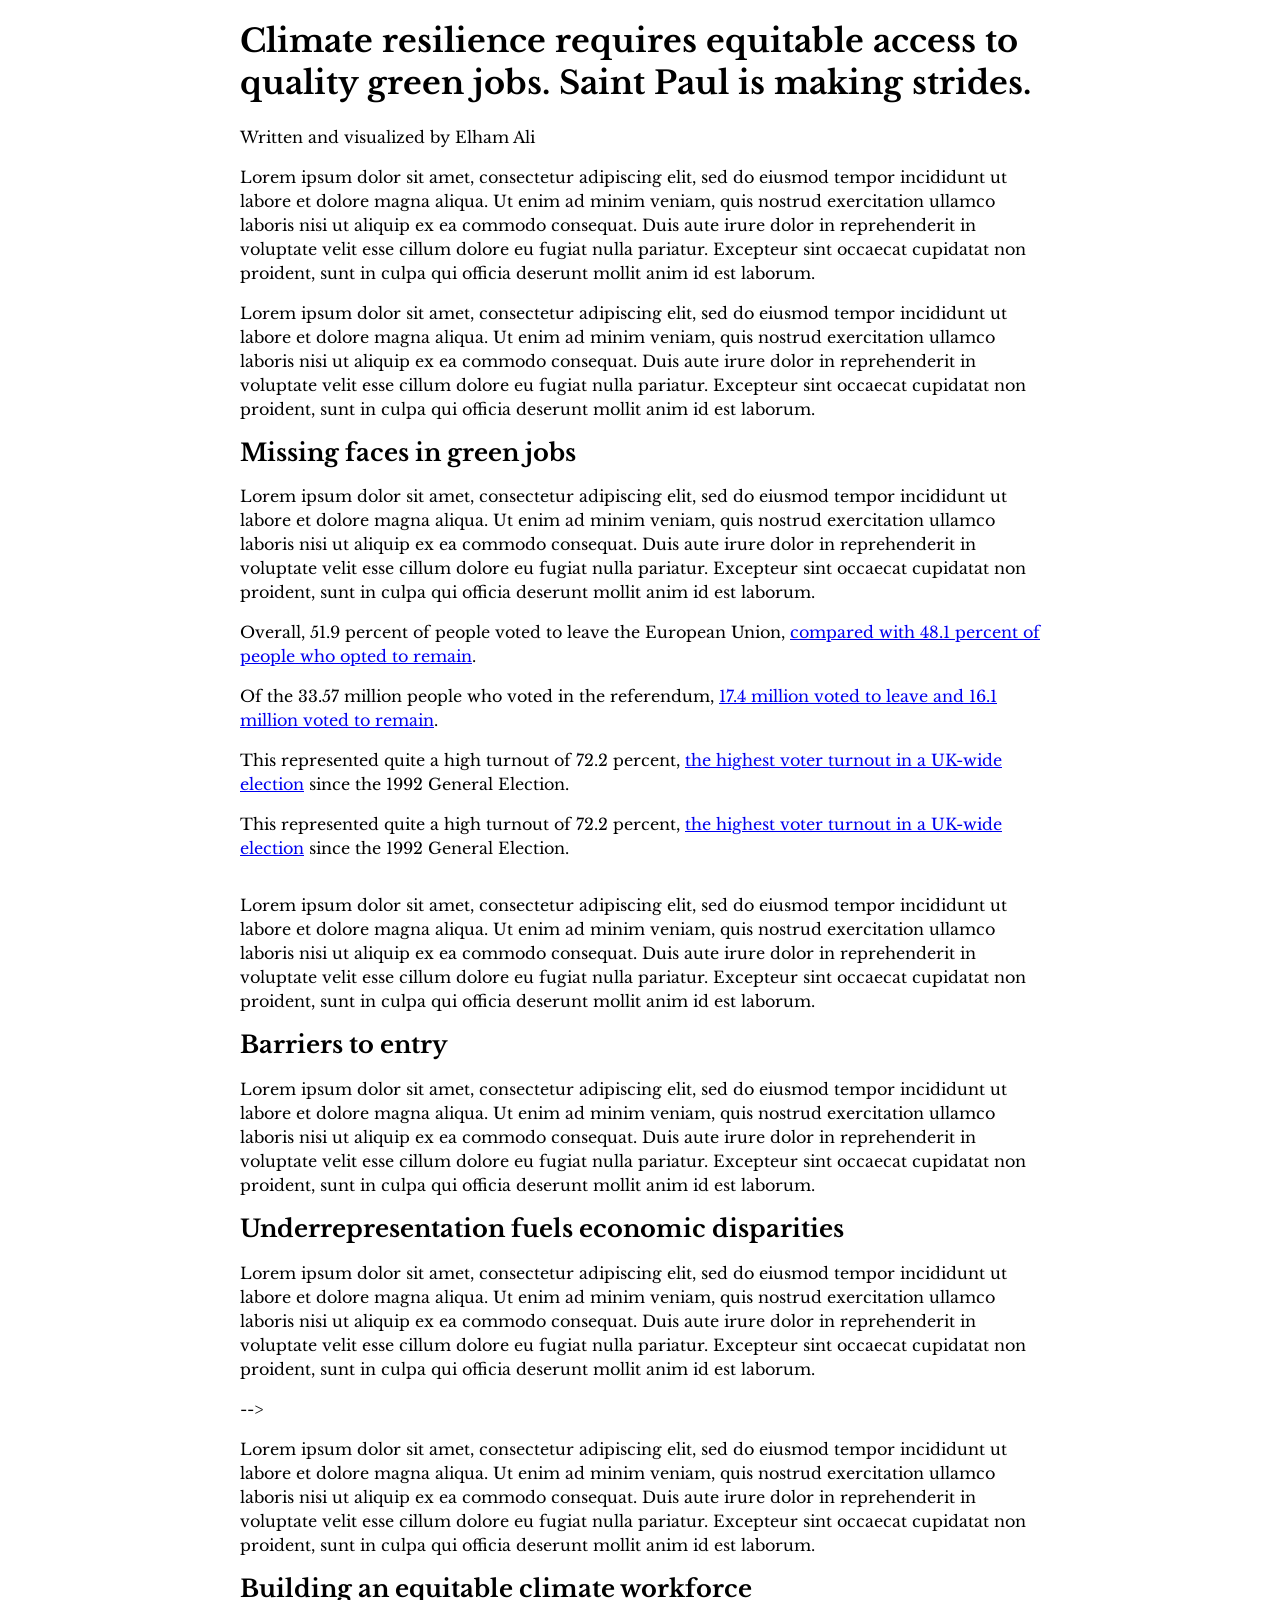
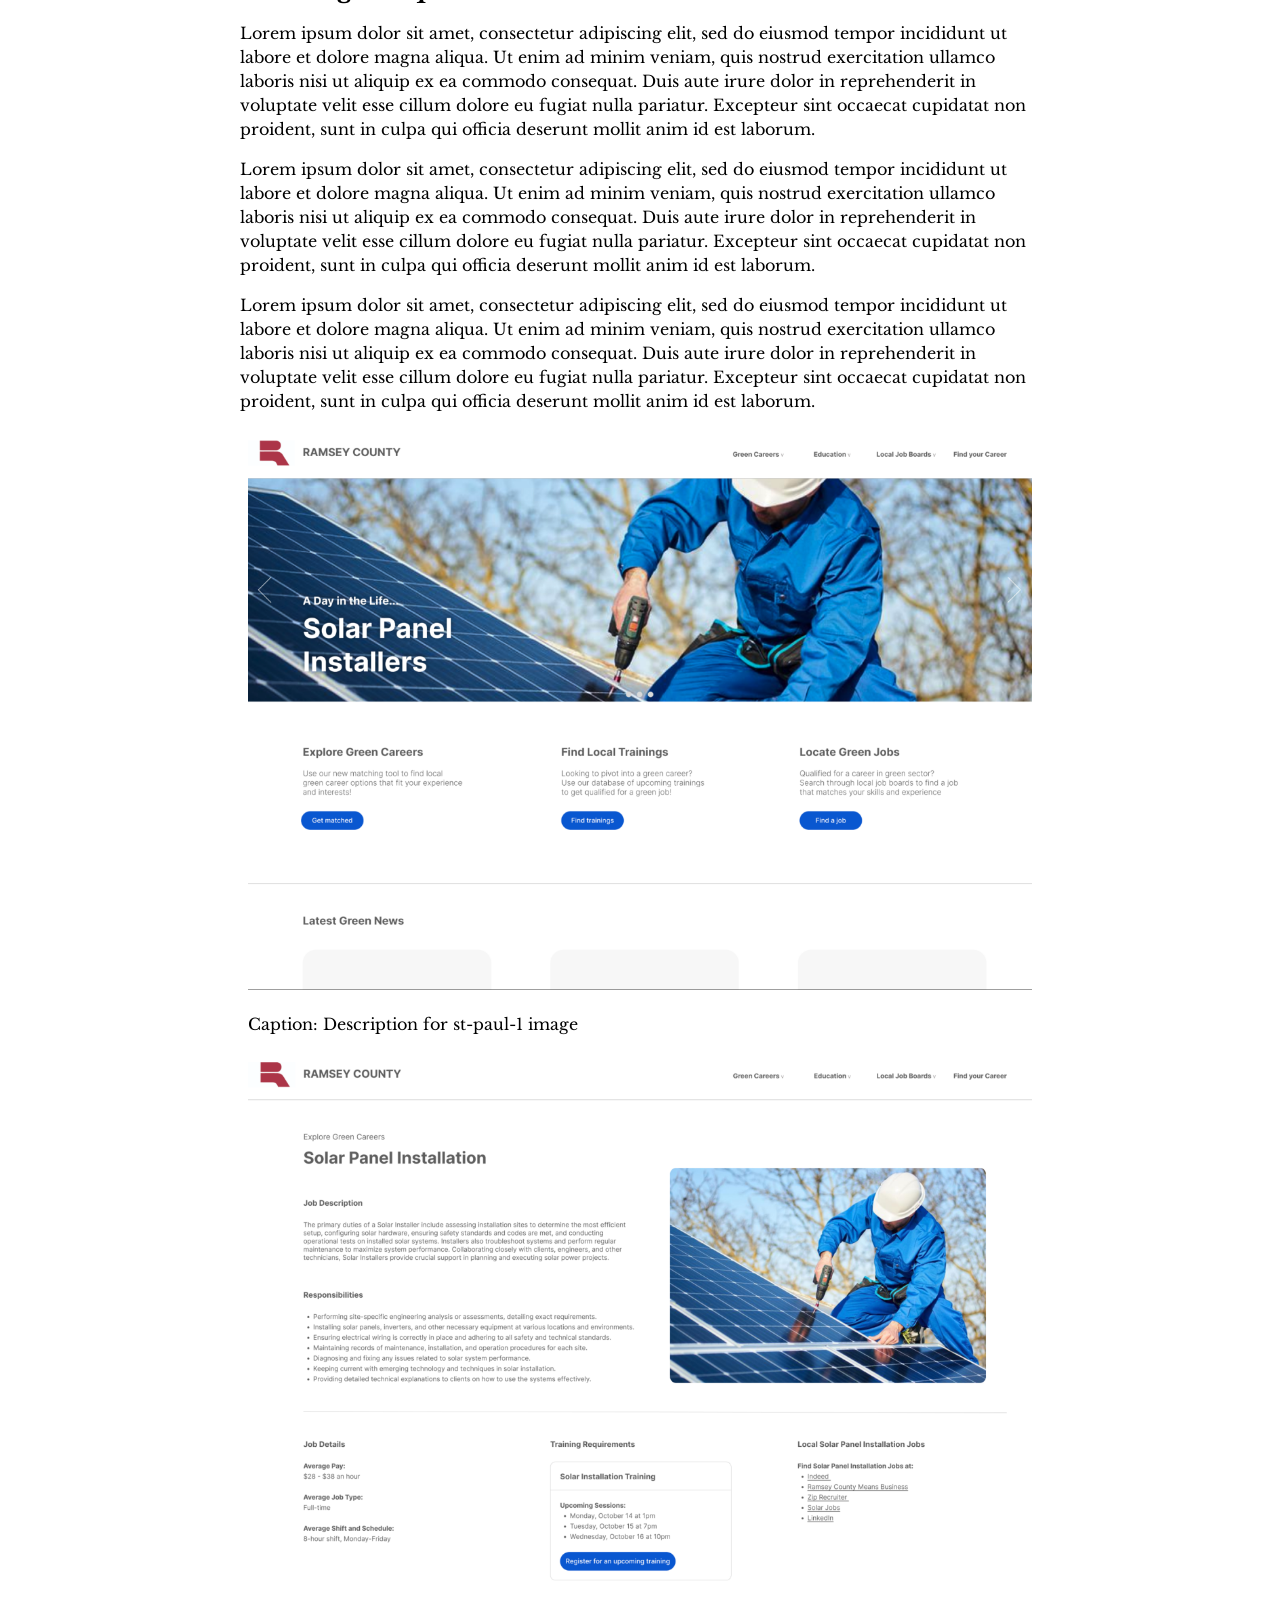
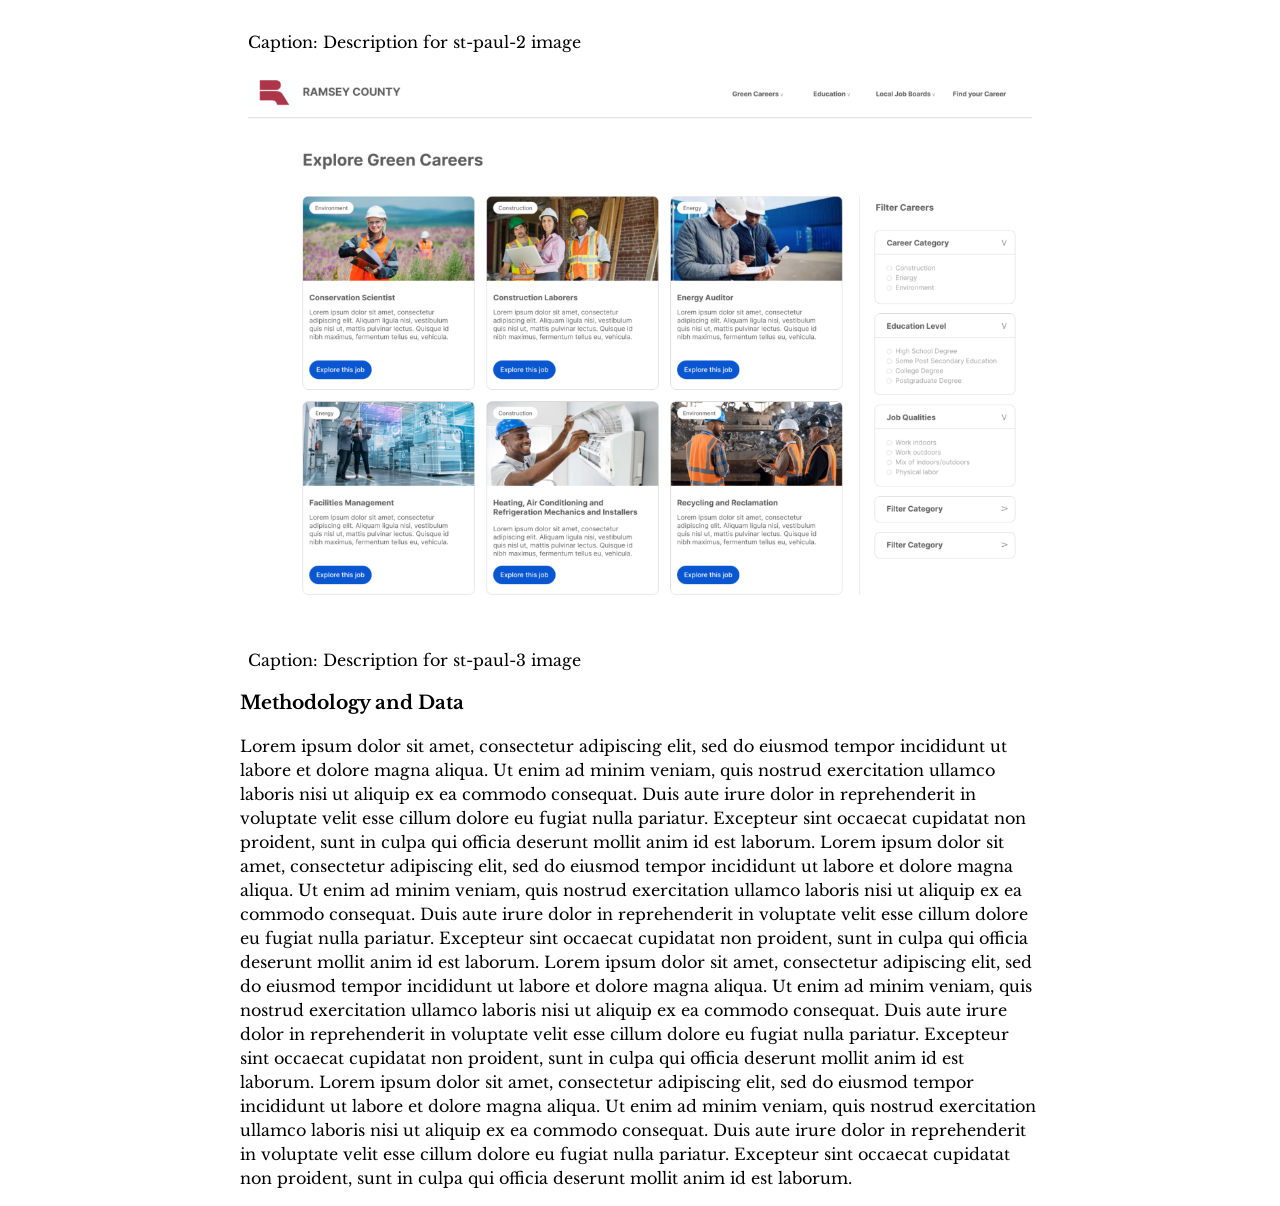
<file: story.html>
<!doctype html>
<html>
	<head>
		<meta charset="utf-8">
		<meta name="viewport" content="width=device-width, initial-scale=1">
		<title>Data story example</title>

    	<!-- Google Fonts link for Libre Baskerville -->
    	<link href="https://fonts.googleapis.com/css2?family=Libre+Baskerville:wght@400;700&display=swap" rel="stylesheet">

		<style type="text/css">
			* { box-sizing: border-box; }
			body { margin: 0; background: #ffffff; color: #000000; font-family: 'Libre Baskerville', serif; }
			#wrapper { width: 800px; max-width: 98%; margin: auto; line-height: 1.5em; }
			
			h1 {
				font-size: 2em; /* Adjust size as needed */
				line-height: 1.3; /* Increase this for more vertical spacing */
				margin-bottom: 20px; /* Add spacing below the title */
			}
		</style>
	</head>
	<body>
		<div id="wrapper">
			<h1>Climate resilience requires equitable access to quality green jobs. Saint Paul is making strides.
			</h1>
			<p> Written and visualized by Elham Ali</p>
			
			<p>
				Lorem ipsum dolor sit amet, consectetur adipiscing elit, sed do eiusmod tempor incididunt ut labore et dolore magna aliqua. Ut enim ad minim veniam, quis nostrud exercitation ullamco laboris nisi ut aliquip ex ea commodo consequat. Duis aute irure dolor in reprehenderit in voluptate velit esse cillum dolore eu fugiat nulla pariatur. Excepteur sint occaecat cupidatat non proident, sunt in culpa qui officia deserunt mollit anim id est laborum.
			</p>

			<div class="flourish-embed flourish-chart" data-src="visualisation/19675971"><script src="https://public.flourish.studio/resources/embed.js"></script><noscript><img src="https://public.flourish.studio/visualisation/19675971/thumbnail" width="100%" alt="chart visualization" /></noscript></div>
			<p>
				Lorem ipsum dolor sit amet, consectetur adipiscing elit, sed do eiusmod tempor incididunt ut labore et dolore magna aliqua. Ut enim ad minim veniam, quis nostrud exercitation ullamco laboris nisi ut aliquip ex ea commodo consequat. Duis aute irure dolor in reprehenderit in voluptate velit esse cillum dolore eu fugiat nulla pariatur. Excepteur sint occaecat cupidatat non proident, sunt in culpa qui officia deserunt mollit anim id est laborum.
			</p>
			<div class="flourish-embed" data-src="story/2639945"><script src="https://public.flourish.studio/resources/embed.js"></script><noscript><img src="https://public.flourish.studio/story/2639945/thumbnail" width="100%" alt="visualization" /></noscript></div>
			
			<h2>
				Missing faces in green jobs
			</h2>
			<p>
				Lorem ipsum dolor sit amet, consectetur adipiscing elit, sed do eiusmod tempor incididunt ut labore et dolore magna aliqua. Ut enim ad minim veniam, quis nostrud exercitation ullamco laboris nisi ut aliquip ex ea commodo consequat. Duis aute irure dolor in reprehenderit in voluptate velit esse cillum dolore eu fugiat nulla pariatur. Excepteur sint occaecat cupidatat non proident, sunt in culpa qui officia deserunt mollit anim id est laborum.
			</p>

				<!-- Start of Scrollytelling section -->
			<div class="figure-container">
				<figure>
					<div id="green-jobs-story" class="flourish-embed" data-height="80vh" data-src="story/2682595">
						<script src="https://public.flourish.studio/resources/embed.js"></script>
					</div>
				</figure>
			</div>			

			<p>				
				Overall, 51.9 percent of people voted to leave the European Union, <a href="#story/2682595/slide-1">compared 
				with 48.1 percent of people who opted to remain</a>.
			</p>
			<p>
				Of the 33.57 million people who voted in the referendum, <a href="#story/2682595/slide-2">17.4 million voted to leave and 16.1 million 
				voted to remain</a>. 
			</p>
			<p>
				This represented quite a high turnout of 72.2 percent, <a href="#story/2682595/slide-3">the highest voter turnout in a UK-wide 
				election</a> since the 1992 General Election.</p>
			<p>
			<p>
				This represented quite a high turnout of 72.2 percent, <a href="#story/2682595/slide-4">the highest voter turnout in a UK-wide 
				election</a> since the 1992 General Election.</p>
				
				<!-- End of Scrollytelling section -->
			<p>
				Lorem ipsum dolor sit amet, consectetur adipiscing elit, sed do eiusmod tempor incididunt ut labore et dolore magna aliqua. Ut enim ad minim veniam, quis nostrud exercitation ullamco laboris nisi ut aliquip ex ea commodo consequat. Duis aute irure dolor in reprehenderit in voluptate velit esse cillum dolore eu fugiat nulla pariatur. Excepteur sint occaecat cupidatat non proident, sunt in culpa qui officia deserunt mollit anim id est laborum.
			</p>

			<h2>
				Barriers to entry 
			</h2>
			<p>
				Lorem ipsum dolor sit amet, consectetur adipiscing elit, sed do eiusmod tempor incididunt ut labore et dolore magna aliqua. Ut enim ad minim veniam, quis nostrud exercitation ullamco laboris nisi ut aliquip ex ea commodo consequat. Duis aute irure dolor in reprehenderit in voluptate velit esse cillum dolore eu fugiat nulla pariatur. Excepteur sint occaecat cupidatat non proident, sunt in culpa qui officia deserunt mollit anim id est laborum.
			</p>

			<h2>
				Underrepresentation fuels economic disparities 
			</h2>
			<p>
				Lorem ipsum dolor sit amet, consectetur adipiscing elit, sed do eiusmod tempor incididunt ut labore et dolore magna aliqua. Ut enim ad minim veniam, quis nostrud exercitation ullamco laboris nisi ut aliquip ex ea commodo consequat. Duis aute irure dolor in reprehenderit in voluptate velit esse cillum dolore eu fugiat nulla pariatur. Excepteur sint occaecat cupidatat non proident, sunt in culpa qui officia deserunt mollit anim id est laborum.
			</p>

			<div class="flourish-embed flourish-chart" data-src="visualisation/19675971"><script src="https://public.flourish.studio/resources/embed.js"></script><noscript><img src="https://public.flourish.studio/visualisation/19675971/thumbnail" width="100%" alt="chart visualization" /></noscript></div> -->
			<div class="flourish-embed flourish-chart" data-src="visualisation/19676115"><script src="https://public.flourish.studio/resources/embed.js"></script><noscript><img src="https://public.flourish.studio/visualisation/19676115/thumbnail" width="100%" alt="chart visualization" /></noscript></div>

			<p>
				Lorem ipsum dolor sit amet, consectetur adipiscing elit, sed do eiusmod tempor incididunt ut labore et dolore magna aliqua. Ut enim ad minim veniam, quis nostrud exercitation ullamco laboris nisi ut aliquip ex ea commodo consequat. Duis aute irure dolor in reprehenderit in voluptate velit esse cillum dolore eu fugiat nulla pariatur. Excepteur sint occaecat cupidatat non proident, sunt in culpa qui officia deserunt mollit anim id est laborum.
			</p>
			<div class="flourish-embed flourish-scatter" data-src="visualisation/19772778"><script src="https://public.flourish.studio/resources/embed.js"></script><noscript><img src="https://public.flourish.studio/visualisation/19772778/thumbnail" width="100%" alt="scatter visualization" /></noscript></div>

			<h2>
				Building an equitable climate workforce
			</h2>
			<p>
				Lorem ipsum dolor sit amet, consectetur adipiscing elit, sed do eiusmod tempor incididunt ut labore et dolore magna aliqua. Ut enim ad minim veniam, quis nostrud exercitation ullamco laboris nisi ut aliquip ex ea commodo consequat. Duis aute irure dolor in reprehenderit in voluptate velit esse cillum dolore eu fugiat nulla pariatur. Excepteur sint occaecat cupidatat non proident, sunt in culpa qui officia deserunt mollit anim id est laborum.
			</p>
			<div class="flourish-embed flourish-cards" data-src="visualisation/19676201"><script src="https://public.flourish.studio/resources/embed.js"></script><noscript><img src="https://public.flourish.studio/visualisation/19676201/thumbnail" width="100%" alt="cards visualization" /></noscript></div>
			
			<p>
				Lorem ipsum dolor sit amet, consectetur adipiscing elit, sed do eiusmod tempor incididunt ut labore et dolore magna aliqua. Ut enim ad minim veniam, quis nostrud exercitation ullamco laboris nisi ut aliquip ex ea commodo consequat. Duis aute irure dolor in reprehenderit in voluptate velit esse cillum dolore eu fugiat nulla pariatur. Excepteur sint occaecat cupidatat non proident, sunt in culpa qui officia deserunt mollit anim id est laborum.
			</p>


			<p>
				Lorem ipsum dolor sit amet, consectetur adipiscing elit, sed do eiusmod tempor incididunt ut labore et dolore magna aliqua. Ut enim ad minim veniam, quis nostrud exercitation ullamco laboris nisi ut aliquip ex ea commodo consequat. Duis aute irure dolor in reprehenderit in voluptate velit esse cillum dolore eu fugiat nulla pariatur. Excepteur sint occaecat cupidatat non proident, sunt in culpa qui officia deserunt mollit anim id est laborum.
			</p>

			<div id="wrapper">	
				<!-- Image 1 -->
				<img src="images/st-paul-1.png" alt="Description of st-paul-1" width="100%" class="mb-5 py-2">
				<p class="text-caption">Caption: Description for st-paul-1 image</p>
			
				<!-- Image 2 -->
				<img src="images/st-paul-2.png" alt="Description of st-paul-2" width="100%" class="mb-5 py-2">
				<p class="text-caption">Caption: Description for st-paul-2 image</p>
			
				<!-- Image 3 -->
				<img src="images/st-paul-3.png" alt="Description of st-paul-3" width="100%" class="mb-5 py-2">
				<p class="text-caption">Caption: Description for st-paul-3 image</p>
			</div>
			
			<h3>
				Methodology and Data
			</h3>
			<p>
				Lorem ipsum dolor sit amet, consectetur adipiscing elit, sed do eiusmod tempor incididunt ut labore et dolore magna aliqua. Ut enim ad minim veniam, quis nostrud exercitation ullamco laboris nisi ut aliquip ex ea commodo consequat. Duis aute irure dolor in reprehenderit in voluptate velit esse cillum dolore eu fugiat nulla pariatur. Excepteur sint occaecat cupidatat non proident, sunt in culpa qui officia deserunt mollit anim id est laborum.
				Lorem ipsum dolor sit amet, consectetur adipiscing elit, sed do eiusmod tempor incididunt ut labore et dolore magna aliqua. Ut enim ad minim veniam, quis nostrud exercitation ullamco laboris nisi ut aliquip ex ea commodo consequat. Duis aute irure dolor in reprehenderit in voluptate velit esse cillum dolore eu fugiat nulla pariatur. Excepteur sint occaecat cupidatat non proident, sunt in culpa qui officia deserunt mollit anim id est laborum.
				Lorem ipsum dolor sit amet, consectetur adipiscing elit, sed do eiusmod tempor incididunt ut labore et dolore magna aliqua. Ut enim ad minim veniam, quis nostrud exercitation ullamco laboris nisi ut aliquip ex ea commodo consequat. Duis aute irure dolor in reprehenderit in voluptate velit esse cillum dolore eu fugiat nulla pariatur. Excepteur sint occaecat cupidatat non proident, sunt in culpa qui officia deserunt mollit anim id est laborum.
				Lorem ipsum dolor sit amet, consectetur adipiscing elit, sed do eiusmod tempor incididunt ut labore et dolore magna aliqua. Ut enim ad minim veniam, quis nostrud exercitation ullamco laboris nisi ut aliquip ex ea commodo consequat. Duis aute irure dolor in reprehenderit in voluptate velit esse cillum dolore eu fugiat nulla pariatur. Excepteur sint occaecat cupidatat non proident, sunt in culpa qui officia deserunt mollit anim id est laborum.
			</p>

				<script src="flourish-scrolly.js"></script>
			</body>
		</html>
</file>
<file: scrolly-boxes.css>
/* Sticky Flourish story container */
.fl-scrolly-sticky {
  position: sticky;
  top: 12vh;
  z-index: 1;
  width: 100%;
  margin: 0 auto;
}

/* Scroll steps (cards) */
.fl-scrolly-section .fl-scrolly-step {
  position: relative;
  background: #fff;
  border: 1px solid #000;
  box-shadow: 0 5px 15px rgba(0,0,0,.35);
  border-radius: 10px;
  padding: 10px 20px;
  text-align: left;
  line-height: 1.2;
  width: 50%;
  max-width: 640px;
  margin: 60vh auto 30vh;
  z-index: 2;
  /* UPDATED FONT HERE */
  font-size: 16px;
  font-family: 'DM Sans', sans-serif; 
}

/* First/last step spacing */
.fl-scrolly-section .fl-scrolly-step:first-of-type { margin-top: 90vh; }
.fl-scrolly-section .fl-scrolly-step:last-of-type  { margin-bottom: 20vh; }

/* Active step emphasis */
.fl-scrolly-section .fl-scrolly-step.is-active {
  transform: translateY(-2px);
  box-shadow: 0 8px 24px rgba(11,108,255,.18);
  transition: box-shadow .2s ease, transform .2s ease;
}

/* Paragraph text inside steps */
.fl-scrolly-section .fl-scrolly-step p {
  margin: 0;
  letter-spacing: 0.005em;
}

/* Make Flourish step-links bold */
.fl-scrolly-section .fl-scrolly-step a.fl-scrolly-link {
  color: inherit;
  text-decoration: none;
  font-weight: 700;
  cursor: pointer;
}

/* Mobile adjustments */
@media (max-width: 900px){
  .fl-scrolly-sticky { top: 8vh; }
  .fl-scrolly-section .fl-scrolly-step {
    width: 90vw;
    max-width: 36rem;
    margin: 62vh auto 34vh;
    padding: 14px 16px;
    line-height: 1.3;
  }
}
</file>
